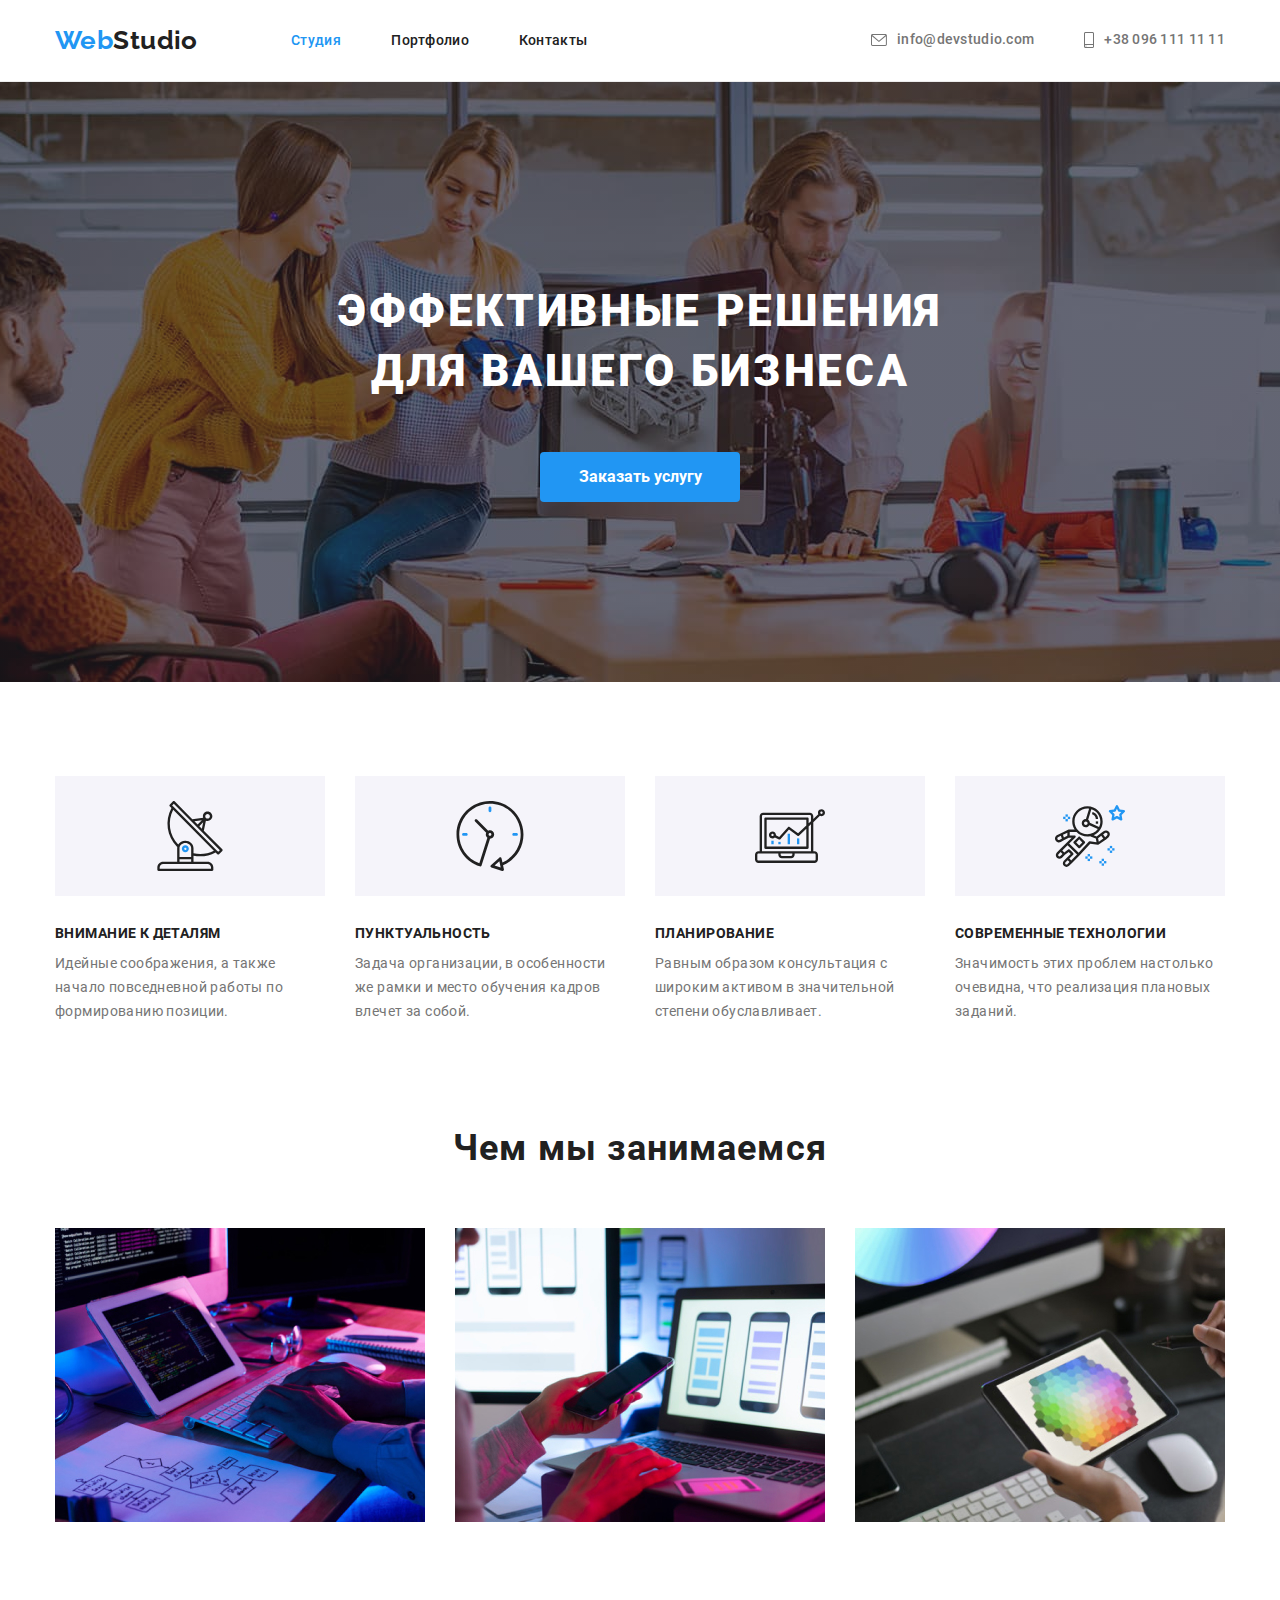
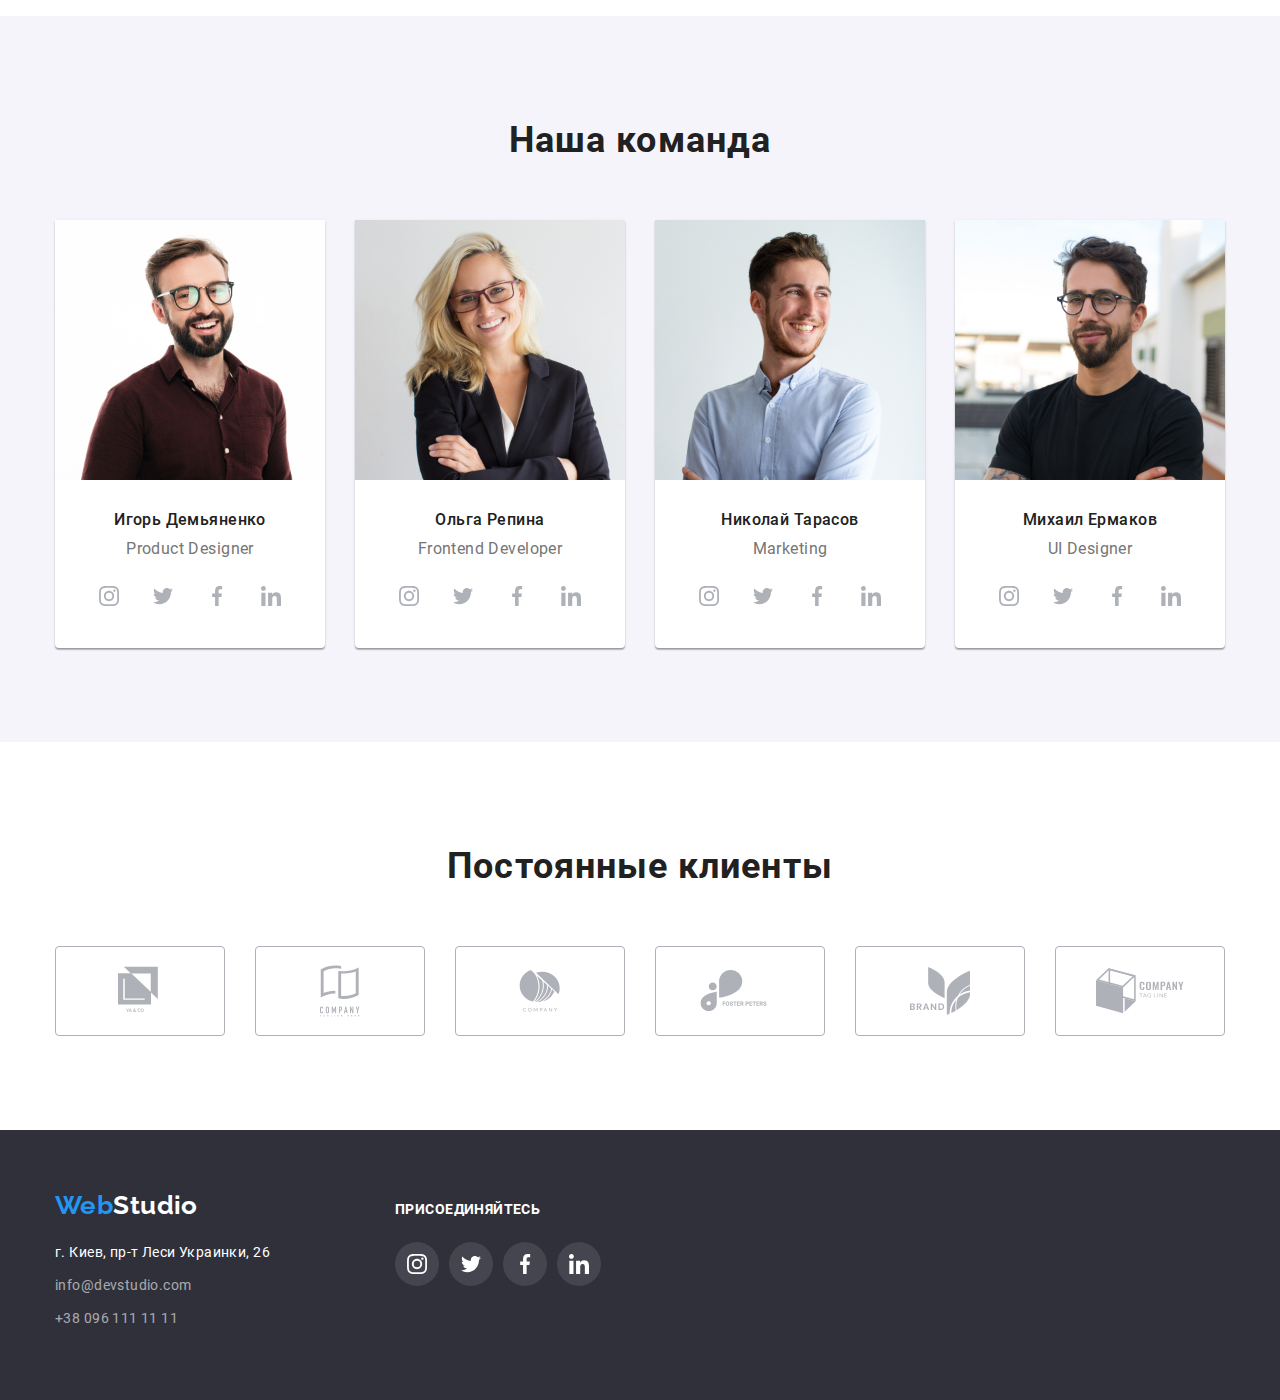
<file: index.html>
<!DOCTYPE html>
<html lang="ru">
<head>
    <meta charset="UTF-8">
    <meta name="viewport" content="width=device-width, initial-scale=1.0">
    <title>WebStudio</title>
    <link href="https://fonts.googleapis.com/css2?family=Raleway:wght@700&display=swap" rel="stylesheet">
    <link rel="stylesheet" href="https://cdnjs.cloudflare.com/ajax/libs/modern-normalize/1.0.0/modern-normalize.min.css">
    <link rel="stylesheet" href="css/style.css">
</head>
<body>
 <!--Навигация-->
    <header class="header-nav">
        <div class="container">
            <nav class="container-nav">
                <a href="index.html" class="logo-web">Web<span class="logo-studio">Studio</span></a>
                <ul class="site-nav">
                    <li class="site-nav-item"><a href="index.html" class="link site-nav-link-current">Студия</a></li>
                    <li class="site-nav-item"><a href="portofolio.html" class="link site-nav-link">Портфолио</a></li>
                    <li class="site-nav-item"><a href="#contacts" class="link site-nav-link">Контакты</a></li>
                </ul>
            </nav>   
                <ul class="header-contacts">
                    <li class="header-contacts-item">
                        <a href="mailto:info@devstudio.com" class="link header-contacts-link">
                            <svg class="icon" width="16" height="12">
                                <use href="./img/sprite.svg#icon-envelope"></use>
                            </svg>
                            info@devstudio.com</a>
                    </li>
                    <li class="header-contacts-item"><a href="telto:+380961111111" class="link header-contacts-link">
                        <svg class="icon" width="10" height="16">
                            <use href="./img/sprite.svg#icon-smartphone"></use>
                        </svg>
                        +38 096 111 11 11</a>
                    </li>
                </ul>
        </div>
    </header>
<main>
    
<!--Шапка-->

<section class="hero"> 
    <div class="container-hero">
        <h1 class="hero-title">Эффективные решения <br/>для вашего бизнеса</h1>
        <button class="hero-button">Заказать услугу</button>
    </div>
</section>

<!--Особенности-->
    <section class="details">
        <div class="container">
            <h2 hidden> Details List</h2>
            <ul class="details-list">
                <li class="item">
                    <h3 class="details-list-title">Внимание к деталям</h3>
                    <p class="details-list-descr">Идейные соображения, а также начало повседневной работы по формированию позиции.</p>
                </li>
                <li class="item">
                    <h3 class="details-list-title">Пунктуальность</h3>
                    <p class="details-list-descr">Задача организации, в особенности же рамки и место обучения кадров влечет за собой.</p>
                </li>
                <li class="item">
                    <h3 class="details-list-title">Планирование</h3>
                    <p class="details-list-descr">Равным образом консультация с широким активом в значительной степени обуславливает.</p>
                </li>
                <li class="item">
                    <h3 class="details-list-title">Современные технологии</h3>
                    <p class="details-list-descr">Значимость этих проблем настолько очевидна, что реализация плановых заданий.</p>
                </li>
            </ul>
        </div>
    </section>

<!--Чем мы занимаемся-->
<section class="works">
   <div class="container">
    <h2 class="section-title">Чем мы занимаемся</h2>
    <ul class="work-img">
        <li class="item">
            <img src="./img/img1.jpg" alt="Работа в офисе за компьютером" width="370">
        </li>
        <li class="item">
            <img src="./img/img2.jpg" alt="Веб дизайн приложений на телефон" width="370">
        </li>
        <li class="item">
            <img src="./img/img3.jpg" alt="Разработка веб дизайна на планшете" width="370">
        </li>
    </ul>
   </div> 
</section>
    
<!--Наша команда-->
<section class="section-team">
    <div class="container">
    <h2 class="section-title">Наша команда</h2>
    <ul class="team-list">
        <li class="item">
            <img src="./img/img-igor.jpg" alt="Игорь Демьяненко" width="270">
            <h3 class="team-list-title">Игорь Демьяненко</h3>
            <p class="team-list-position">Product Designer</p>
            <ul class="social-list list">
                <li class="social-item">
                    <a href="#" class="social-link link">
                        <svg class="icon" width="20" height="20">
                            <use href="./img/sprite.svg#icon-instagram"></use>
                        </svg>
                    </a>
                </li>
                <li class="social-item">
                    <a href="#" class="social-link link">
                        <svg class="icon" width="20" height="20">
                            <use href="./img/sprite.svg#icon-twitter"></use>
                        </svg>
                    </a>
                </li>
                <li class="social-item">
                    <a href="#" class="social-link link">
                        <svg class="icon" width="20" height="20">
                            <use href="./img/sprite.svg#icon-facebook"></use>
                        </svg>
                    </a>
                </li>
                <li class="social-item">
                    <a href="#" class="social-link link">
                        <svg class="icon" width="20" height="20">
                            <use href="./img/sprite.svg#icon-linkedin"></use>
                        </svg>
                    </a>
                </li>
            </ul>
        </li>
        <li class="item">
            <img src="./img/img-olga.jpg" alt="Ольга Репина" width="270">
            <h3 class="team-list-title">Ольга Репина</h3>
            <p class="team-list-position">Frontend Developer</p>
            <ul class="social-list list">
                <li class="social-item">
                    <a href="#" class="social-link link">
                        <svg class="icon" width="20" height="20">
                            <use href="./img/sprite.svg#icon-instagram"></use>
                        </svg>
                    </a>
                </li>
                <li class="social-item">
                    <a href="#" class="social-link link">
                        <svg class="icon" width="20" height="20">
                            <use href="./img/sprite.svg#icon-twitter"></use>
                        </svg>
                    </a>
                </li>
                <li class="social-item">
                    <a href="#" class="social-link link">
                        <svg class="icon" width="20" height="20">
                            <use href="./img/sprite.svg#icon-facebook"></use>
                        </svg>
                    </a>
                </li>
                <li class="social-item">
                    <a href="#" class="social-link link">
                        <svg class="icon" width="20" height="20">
                            <use href="./img/sprite.svg#icon-linkedin"></use>
                        </svg>
                    </a>
                </li>
            </ul>
        </li>
        <li class="item">
            <img src="./img/img-nik.jpg" alt="Николай Тарасов" width="270">
            <h3 class="team-list-title">Николай Тарасов</h3>
            <p class="team-list-position">Marketing</p>
            <ul class="social-list list">
                <li class="social-item">
                    <a href="#" class="social-link link">
                        <svg class="icon" width="20" height="20">
                            <use href="./img/sprite.svg#icon-instagram"></use>
                        </svg>
                    </a>
                </li>
                <li class="social-item">
                    <a href="#" class="social-link link">
                        <svg class="icon" width="20" height="20">
                            <use href="./img/sprite.svg#icon-twitter"></use>
                        </svg>
                    </a>
                </li>
                <li class="social-item">
                    <a href="#" class="social-link link">
                        <svg class="icon" width="20" height="20">
                            <use href="./img/sprite.svg#icon-facebook"></use>
                        </svg>
                    </a>
                </li>
                <li class="social-item">
                    <a href="#" class="social-link link">
                        <svg class="icon" width="20" height="20">
                            <use href="./img/sprite.svg#icon-linkedin"></use>
                        </svg>
                    </a>
                </li>
            </ul>
        </li>
        <li class="item">
            <img src="./img/img-mike.jpg" alt="Михаил Ермаков" width="270">
            <h3 class="team-list-title">Михаил Ермаков</h3>
            <p class="team-list-position">UI Designer</p>
            <ul class="social-list list">
                <li class="social-item">
                    <a href="#" class="social-link link">
                        <svg class="icon" width="20" height="20">
                            <use href="./img/sprite.svg#icon-instagram"></use>
                        </svg>
                    </a>
                </li>
                <li class="social-item">
                    <a href="#" class="social-link link">
                        <svg class="icon" width="20" height="20">
                            <use href="./img/sprite.svg#icon-twitter"></use>
                        </svg>
                    </a>
                </li>
                <li class="social-item">
                    <a href="#" class="social-link link">
                        <svg class="icon" width="20" height="20">
                            <use href="./img/sprite.svg#icon-facebook"></use>
                        </svg>
                    </a>
                </li>
                <li class="social-item">
                    <a href="#" class="social-link link">
                        <svg class="icon" width="20" height="20">
                            <use href="./img/sprite.svg#icon-linkedin"></use>
                        </svg>
                    </a>
                </li>
            </ul>
        </li>
    </ul>
    </div>
</section>

 <!-- Clients -->
        <section class="section clients">
            <div class="container">
                <h2 class="section-title">Постоянные клиенты</h2>

                <ul class="clients-list list">
                    <li class="item">
                        <a href="#" class="clients-link link">
                            <svg class="icon" width="44" height="50">
                                <use href="./img/sprite.svg#icon-client1"></use>
                            </svg>
                        </a>
                    </li>
                    <li class="item">
                        <a href="#" class="clients-link link">
                            <svg class="icon" width="40" height="52">
                                <use href="./img/sprite.svg#icon-client2"></use>
                            </svg>
                        </a>
                    </li>
                    <li class="item">
                        <a href="#" class="clients-link link">
                            <svg class="icon" width="42" height="42">
                                <use href="./img/sprite.svg#icon-client3"></use>
                            </svg>
                        </a>
                    </li>
                    <li class="item">
                        <a href="#" class="clients-link link">
                            <svg class="icon" width="80" height="42">
                                <use href="./img/sprite.svg#icon-client4"></use>
                            </svg>
                        </a>
                    </li>
                    <li class="item">
                        <a href="#" class="clients-link link">
                            <svg class="icon" width="60" height="48">
                                <use href="./img/sprite.svg#icon-client5"></use>
                            </svg>
                        </a>
                    </li>
                    <li class="item">
                        <a href="#" class="clients-link link">
                            <svg class="icon" width="88" height="46">
                                <use href="./img/sprite.svg#icon-client6"></use>
                            </svg>
                        </a>
                    </li>
                </ul>
            </div>
        </section>
    </main>
<!--Подвал страницы-->

<footer class="footer">
    <div class="container">
        <div class="footer-content">
            <a class="logo-web" href="index.html">Web<span class="logo-footer">Studio</span></a>

    <!--Контакты и адрес-->

        <address id="contacts">
            <p class="address"> г. Киев, пр-т Леси Украинки, 26 </p>
            <ul class="site-contacts">
                <li class="site-contacts-item"><a href="mailto:info@devstudio.com" class="link site-contacts-link-2">info@devstudio.com</a></li>
                <li class="site-contacts-item"><a href="telto:+380961111111" class="link site-contacts-link-2">+38 096 111 11 11</a></li>
            </ul>
        </address>
        </div>
        
        <div class="social">
            <b class="footer-text">Присоединяйтесь</b>

            <ul class="social-list list">
                <li class="social-item">
                    <a href="#" class="social-link footer-social link">
                        <svg class="icon" width="20" height="20">
                            <use href="./img/sprite.svg#icon-instagram"></use>
                        </svg>
                    </a>
                </li>
                <li class="social-item">
                    <a href="#" class="social-link footer-social link">
                        <svg class="icon" width="20" height="20">
                            <use href="./img/sprite.svg#icon-twitter"></use>
                        </svg>
                    </a>
                </li>
                <li class="social-item">
                    <a href="#" class="social-link footer-social link">
                        <svg class="icon" width="20" height="20">
                            <use href="./img/sprite.svg#icon-facebook"></use>
                        </svg>
                    </a>
                </li>
                <li class="social-item">
                    <a href="#" class="social-link footer-social link">
                        <svg class="icon" width="20" height="20">
                            <use href="./img/sprite.svg#icon-linkedin"></use>
                        </svg>
                    </a>
                </li>
            </ul>
        </div>
    </div>
</footer>
</body>
</html>
</file>
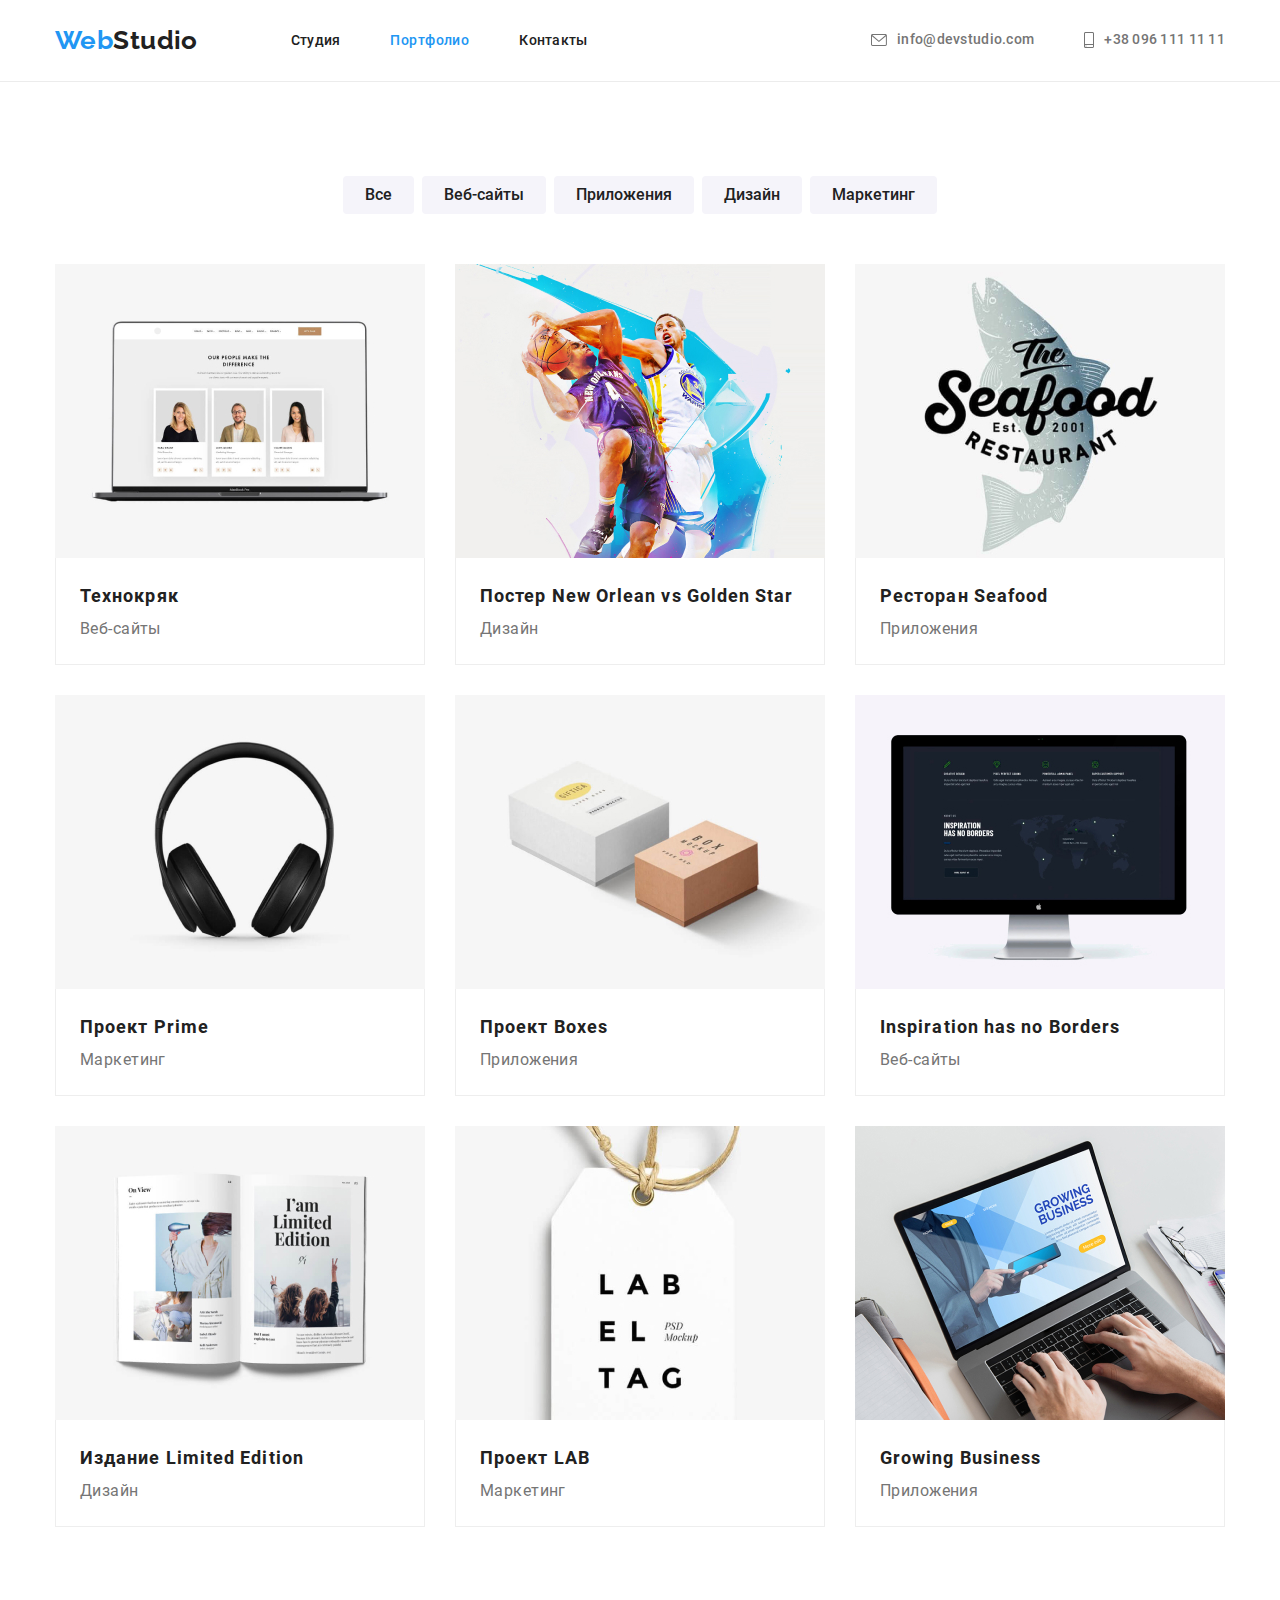
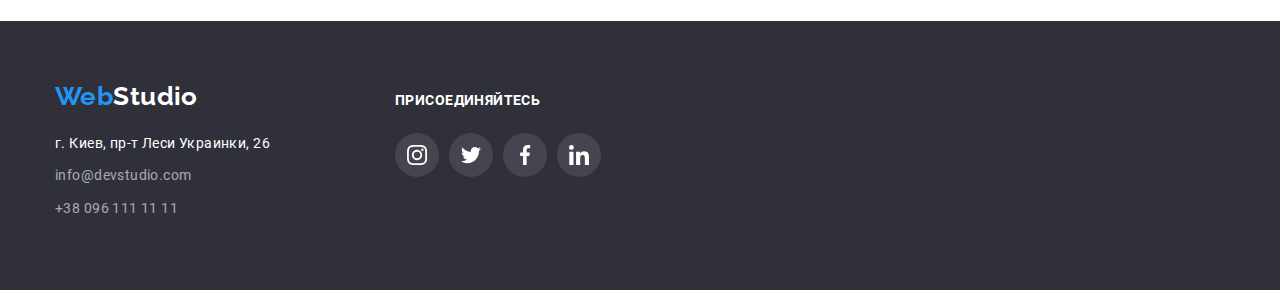
<file: portofolio.html>
<!DOCTYPE html>
<html lang="ru">
<head>
    <meta charset="UTF-8">
    <meta name="viewport" content="width=device-width, initial-scale=1.0">
    <title>WebStudio</title>
    <link href="https://fonts.googleapis.com/css2?family=Raleway:wght@700&display=swap" rel="stylesheet">
    <link rel="stylesheet" href="https://cdnjs.cloudflare.com/ajax/libs/modern-normalize/1.0.0/modern-normalize.min.css">
    <link rel="stylesheet" href="css/style.css">
</head>
<body>

 <!--Навигация-->
 <header class="header-nav">
    <div class="container">
        <nav class="container-nav">
            <a href="index.html" class="logo-web">Web<span class="logo-studio">Studio</span></a>
            <ul class="site-nav">
                <li class="site-nav-item"><a href="index.html" class="link site-nav-link">Студия</a></li>
                <li class="site-nav-item"><a href="portofolio.html" class="link site-nav-link-current">Портфолио</a></li>
                <li class="site-nav-item"><a href="#contacts" class="link site-nav-link">Контакты</a></li>
            </ul>
        </nav>   
            <ul class="header-contacts">
                <li class="header-contacts-item">
                    <a href="mailto:info@devstudio.com" class="link header-contacts-link">
                        <svg class="icon" width="16" height="12">
                            <use href="./img/sprite.svg#icon-envelope"></use>
                        </svg>
                        info@devstudio.com</a>
                </li>
                <li class="header-contacts-item"><a href="telto:+380961111111" class="link header-contacts-link">
                    <svg class="icon" width="10" height="16">
                        <use href="./img/sprite.svg#icon-smartphone"></use>
                    </svg>
                    +38 096 111 11 11</a>
                </li>
            </ul>
    </div>
</header>

<main>
<!--Виды проектов-->
    <section class="projects">
        <div class="container">

             <!-- Hidden title -->
             <h1 hidden> Project types </h1>
            
            <!-- Project type Buttons-->
             <ul class="project-types-list">
                <li class="item-btn"><button class="project-types-button">Все</button></li>
                <li class="item-btn"><button class="project-types-button">Веб-сайты</button></li>
                <li class="item-btn"><button class="project-types-button">Приложения</button></li>
                <li class="item-btn"><button class="project-types-button">Дизайн</button></li>
                <li class="item-btn"><button class="project-types-button">Маркетинг</button></li>
            </ul>
    <!--Все Проекты-->
        <h2 hidden> All Projects</h2>
            <ul class="project-img">
                <li class="item">
                    <a class="item-link" href="#">
                        <img src="img/portfolio_img/portfolio-1.jpg" width="370" height="294" alt="Экран компьютера">
                        <div class="project-content">
                            <h3 class="project-name">Технокряк</h3>
                            <p class="project-class">Веб-сайты</p>
                        </div>
                    </a>
                </li>
                <li class="item">
                    <a class="item-link" href="#">
                        <img src="img/portfolio_img/portfolio-2.jpg" width="370" height="294" alt="Баскетболисты">
                        <div class="project-content">
                            <h3 class="project-name">Постер New Orlean vs Golden Star</h3>
                            <p class="project-class">Дизайн</p>
                        </div>
                    </a>
                </li>
                <li class="item">
                    <a class="item-link" href="#">
                        <img src="img/portfolio_img/portfolio-3.jpg" width="370" height="294" alt="Лого ресторана">
                        <div class="project-content">
                            <h3 class="project-name">Ресторан Seafood</h3>
                            <p class="project-class">Приложения</p>
                        </div>
                    </a>
                </li>
                <li class="item">
                    <a class="item-link" href="#">
                        <img src="img/portfolio_img/portfolio-4.jpg" width="370" height="294" alt="Наушники">
                        <div class="project-content">
                            <h3 class="project-name">Проект Prime</h3>
                            <p class="project-class">Маркетинг</p>
                        </div>
                    </a>
                </li>
                <li class="item">
                    <a class="item-link" href="#">
                        <img src="img/portfolio_img/portfolio-5.jpg" width="370" height="294" alt="Коробки">
                        <div class="project-content">
                            <h3 class="project-name">Проект Boxes</h3>
                            <p class="project-class">Приложения</p>
                        </div> 
                    </a>   
                </li>
                <li class="item">
                    <a class="item-link" href="#">
                        <img src="img/portfolio_img/portfolio-6.jpg" width="370" height="294" alt="Экран монитора">
                        <div class="project-content">
                            <h3 class="project-name">Inspiration has no Borders</h3>
                            <p class="project-class">Веб-сайты</p>
                        </div> 
                    </a>
                </li>
                <li class="item">
                    <a class="item-link" href="#">
                        <img src="img/portfolio_img/portfolio-7.jpg" width="370" height="294"  alt="Газета">
                        <div class="project-content">
                            <h3 class="project-name">Издание Limited Edition</h3>
                            <p class="project-class">Дизайн</p>
                        </div>
                    </a>
                </li>  
                <li class="item">
                    <a class="item-link" href="#">
                        <img src="img/portfolio_img/portfolio-8.jpg" width="370" height="294" alt="Этикетка">
                        <div class="project-content">
                            <h3 class="project-name">Проект LAB</h3>
                            <p class="project-class">Маркетинг</p>
                        </div>
                    </a>
                </li>
                <li class="item">
                        <a class="item-link" href="#">
                            <img src="img/portfolio_img/portfolio-9.jpg" alt="Ноутбук"> 
                            <div class="project-content">
                                <h3 class="project-name">Growing Business</h3>
                                <p class="project-class">Приложения</p>
                            </div>
                        </a>
                </li>
            </ul>
        </div>
    </section>
</main>   
<!--Подвал страницы-->
<footer class="footer">
    <div class="container">
        <div class="footer-content">
            <a class="logo-web" href="index.html">Web<span class="logo-footer">Studio</span></a>

    <!--Контакты и адрес-->

        <address id="contacts">
            <p class="address"> г. Киев, пр-т Леси Украинки, 26 </p>
            <ul class="site-contacts">
                <li class="site-contacts-item"><a href="mailto:info@devstudio.com" class="link site-contacts-link-2">info@devstudio.com</a></li>
                <li class="site-contacts-item"><a href="telto:+380961111111" class="link site-contacts-link-2">+38 096 111 11 11</a></li>
            </ul>
        </address>
        </div>

        <div class="social">
            <b class="footer-text">Присоединяйтесь</b>

            <ul class="social-list list">
                <li class="social-item">
                    <a href="#" class="social-link footer-social link">
                        <svg class="icon" width="20" height="20">
                            <use href="./img/sprite.svg#icon-instagram"></use>
                        </svg>
                    </a>
                </li>
                <li class="social-item">
                    <a href="#" class="social-link footer-social link">
                        <svg class="icon" width="20" height="20">
                            <use href="./img/sprite.svg#icon-twitter"></use>
                        </svg>
                    </a>
                </li>
                <li class="social-item">
                    <a href="#" class="social-link footer-social link">
                        <svg class="icon" width="20" height="20">
                            <use href="./img/sprite.svg#icon-facebook"></use>
                        </svg>
                    </a>
                </li>
                <li class="social-item">
                    <a href="#" class="social-link footer-social link">
                        <svg class="icon" width="20" height="20">
                            <use href="./img/sprite.svg#icon-linkedin"></use>
                        </svg>
                    </a>
                </li>
            </ul>
        </div>
    </div>
</footer>
</body>
</html>
</file>
<file: css/style.css>
/* roboto-regular - latin_cyrillic */
@font-face {
    font-family: 'Roboto';
    font-style: normal;
    font-weight: 400;
    src: url('../fonts/roboto-v20-latin_cyrillic-regular.eot'); 
    src: local('Roboto'), local('Roboto-Regular'),
         url('../fonts/roboto-v20-latin_cyrillic-regular.eot?#iefix') format('embedded-opentype'), 
         url('../fonts/roboto-v20-latin_cyrillic-regular.woff2') format('woff2'), 
         url('../fonts/roboto-v20-latin_cyrillic-regular.woff') format('woff'), 
         url('../fonts/roboto-v20-latin_cyrillic-regular.ttf') format('truetype'), 
         url('../fonts/roboto-v20-latin_cyrillic-regular.svg#Roboto') format('svg'); 
  }
  /* roboto-500 - latin_cyrillic */
  @font-face {
    font-family: 'Roboto';
    font-style: normal;
    font-weight: 500;
    src: url('../fonts/roboto-v20-latin_cyrillic-500.eot'); 
    src: local('Roboto Medium'), local('Roboto-Medium'),
         url('../fonts/roboto-v20-latin_cyrillic-500.eot?#iefix') format('embedded-opentype'), 
         url('../fonts/roboto-v20-latin_cyrillic-500.woff2') format('woff2'), 
         url('../fonts/roboto-v20-latin_cyrillic-500.woff') format('woff'), 
         url('../fonts/roboto-v20-latin_cyrillic-500.ttf') format('truetype'), 
         url('../fonts/roboto-v20-latin_cyrillic-500.svg#Roboto') format('svg'); 
  }
  /* roboto-700 - latin_cyrillic */
  @font-face {
    font-family: 'Roboto';
    font-style: normal;
    font-weight: 700;
    src: url('../fonts/roboto-v20-latin_cyrillic-700.eot');
    src: local('Roboto Bold'), local('Roboto-Bold'),
         url('../fonts/roboto-v20-latin_cyrillic-700.eot?#iefix') format('embedded-opentype'), 
         url('../fonts/roboto-v20-latin_cyrillic-700.woff2') format('woff2'), 
         url('../fonts/roboto-v20-latin_cyrillic-700.woff') format('woff'), 
         url('../fonts/roboto-v20-latin_cyrillic-700.ttf') format('truetype'), 
         url('../fonts/roboto-v20-latin_cyrillic-700.svg#Roboto') format('svg'); 
  }
  /* roboto-900 - latin_cyrillic */
  @font-face {
    font-family: 'Roboto';
    font-style: normal;
    font-weight: 900;
    src: url('../fonts/roboto-v20-latin_cyrillic-900.eot'); 
    src: local('Roboto Black'), local('Roboto-Black'),
         url('../fonts/roboto-v20-latin_cyrillic-900.eot?#iefix') format('embedded-opentype'), 
         url('../fonts/roboto-v20-latin_cyrillic-900.woff2') format('woff2'), 
         url('../fonts/roboto-v20-latin_cyrillic-900.woff') format('woff'), 
         url('../fonts/roboto-v20-latin_cyrillic-900.ttf') format('truetype'), 
         url('../fonts/roboto-v20-latin_cyrillic-900.svg#Roboto') format('svg'); 
  }

:root {
    --main-text-color:#757575;
    --accent-color:  #2196F3;
    --black: #212121;
    --white: #FFFFFF;
    --dark-bg: #2F303A;
    --grey-bg: #F5F4FA;
    --icon-fill-color: #afb1b8;
   }

 html{
    box-sizing: border-box;
}

*,*::before,
*::after{
    box-sizing: inherit;
}

* {
    margin: 0;
    padding: 0;
}

body{
    font-family: "Roboto", sans-serif;
    font-size: 14px;
    line-height: 1.71;
    letter-spacing: 0.03em;
    
    color: var(--main-text-color);
    align-items: center;
    text-align: center;
}

li{
    list-style: none;
}

.container{
    margin-left: auto;
    margin-right: auto;
    width: 1200px;
    padding-left: 15px;
    padding-right: 15px;    
}

.header-nav{
    padding-top: 25px;
    padding-bottom: 25px;

    background-color: var(--white);
    border-bottom: 1px solid #ECECEC;
}

.link {
    color: inherit;
    text-decoration: none;
}

.link:hover,
.link:focus {
    color: var(--accent-color);
}

.section-title {
    font-weight: bold;
    font-size: 36px;
    margin-bottom: 50px;
    line-height: 1.67;
    text-align: center;
    letter-spacing: 0.03em;
   
    color: var(--black);
}

img {
    display: block;
    height: auto;
    }

    /*logo*/

.logo-web {
    display: flex;
       
    font-family: "Raleway", sans-serif;
    font-weight: bold;
    font-size: 26px;
    line-height: 1.19;

    color: var(--accent-color); 
    list-style: none;  
    text-decoration: none; 
}

.header-nav .container{
    display: flex;
    align-items: center;

}

.container-nav{
    display: flex;
    align-items: center;

    background-color: var(--white);
}

.logo-studio{
    color: var(--black);
}

.logo-footer{
    color: var(--white);
}
    /*site navigation header*/
.site-nav{
    display: flex;
    margin-left:93px;
}

.site-nav-link {
    font-weight: 500;
    font-size: 14px;
    line-height: 1.14;
    letter-spacing: 0.02em;
    
    color: var(--black);
}

.site-nav-link-current {
    color: var(--accent-color);
}

.site-nav-item{
    display: block;
    margin-right: 50px;
    font-weight: 500;
}

.site-nav-item:last-child{
    margin: 0px;
}    

/*contacts*/

.header-contacts{
    display: flex;
    margin-left: auto;
}

.header-contacts-item:not(:last-child){
    margin-right: 50px;
}

.header-contacts-link {
    display: flex;
    align-items: center;
    font-style: normal;
    font-weight: 500;
    font-size: 14px;
    line-height: 1.14;
    letter-spacing: 0.02em;

}

.header-contacts .icon{
    margin-right: 10px;
    fill: currentColor;
    align-items: center;
}

.site-contacts{
    display: flex;
    flex-direction: column;
    text-align: left;
    margin-top: 9px;
}


.site-contacts-link {
    font-style: normal;
    font-weight: 500;
    font-size: 14px;
    line-height: 1.14;
    letter-spacing: 0.02em;

}
.site-contacts-link-2{
    font-style: normal;
    font-size: 14px;
    line-height: 1.71;
    color: rgba(255, 255, 255, 0.6);
}
    /* hero */
.hero-title {
    font-weight: 900;
    font-size: 44px;
    line-height: 1.36;
     /*text-align: center;*/
    letter-spacing: 0.06em;
    text-transform: uppercase;
    color: var(--white);
    margin-top: 0px;
    margin-bottom: 50px;
}
    
.hero-button{
    font-family: "Roboto", sans-serif;
    color: var(--white);
    background-color: var(--accent-color);
    display: inline-block;
    text-decoration: none;
    font-weight: 700;
    font-size: 16px;
    line-height: 1.87;
    /* text bg */
    align-items: center;
    /*text-align: center;*/
    border-radius: 4px;
    border:none;
    padding: 10px 32px;
    height: 50px;
    min-width: 200px;
}

.hero{
    height: 600px;
    max-width: 1600px;
    margin-left: auto;
    margin-right: auto;
    
    padding-top: 200px;
    padding-bottom: 200px;

    text-align: center;

    background-color: var(--dark-bg);

      background-image: linear-gradient(
      to right,
      rgba(47, 48, 58, 0.4),
      rgba(47, 48, 58, 0.4)
    ), url(../img/hero-background.jpg);

    background-repeat: no-repeat;
    background-position: center;
    background-size: cover;
}
footer{
    padding-top: 60px;
    padding-bottom: 60px;

    background-color: var(--dark-bg);
}

    /*Details List*/
.details{
    padding-top: 94px;
    padding-bottom: 94px;
}

.details-list{
    display: flex;
    flex-wrap: wrap;
}

.details-list-title{
    font-weight: bold;
    font-size: 14px;
    line-height: 1.14;
    text-transform: uppercase;
    text-align: left;
    margin-top: 0px;
    margin-bottom: 10px;
    
    color: var(--black)
}

.details-list-descr{
    margin: 0;
    font-weight: 400;
    font-size: 14px;
    line-height: 1.71;
    letter-spacing: 0.03em;
    width: 270px;
    text-align: left;
}

.details-list .item{
    width: 270px;
    margin-right: 30px;
}

.details-list .item:last-child{
    margin-right: 0px;
}

.details-list .item::before{
    display: flex;
    content:'';
    width: 270px;
    height: 120px;  

    margin-bottom: 30px;
    
    background-repeat: no-repeat;
    background-position: center;
    background-color: var(--grey-bg);
   }

   .details-list .item:nth-child(1)::before{
       background-image: url(../img/icons-1-page/antenna\ 1.svg);
   }

   .details-list .item:nth-child(2)::before{
    background-image: url(../img/icons-1-page/clock\ 1.svg);
    }

    .details-list .item:nth-child(3)::before{
    background-image: url(../img/icons-1-page/diagram\ 1.svg);
    }

    .details-list .item:nth-child(4)::before{
        background-image: url(../img/icons-1-page/astronaut\ 1.svg)
    }

/* Team list*/

.team-list{
    display: flex;
    flex-wrap: wrap;
    justify-content: space-between;
    padding: 0;
}    
    
.team-list .item{
   background-color: var(--white);
   padding-bottom: 30px;

    box-shadow: 0px 1px 3px rgba(0, 0, 0, 0.12), 0px 1px 1px rgba(0, 0, 0, 0.14), 0px 2px 1px rgba(0, 0, 0, 0.2);
    border-radius: 0px 0px 4px 4px;
}

.team-list-title{
    font-weight: 500;
    font-size: 16px;
    line-height: 1.19;
    margin-bottom: 10px;
    margin-top: 30px;
    
    color: var(--black);
}

.team-list-position{
    margin-bottom: 16px;
    font-size: 16px;
    line-height: 1.19; 
    }


    /*Bg Team list*/    
.section-team {
    padding-bottom: 94px;
    padding-top: 94px;
    
    background-color: var(--grey-bg);
}

.social-list {
    display: flex;
    justify-content: center;
  }
  
  .social-item:not(:last-child) {
    margin-right: 10px;
  }
  
  .social-list .link {
    display: flex;
    align-items: center;
    justify-content: center;
  
    width: 44px;
    height: 44px;
    border-radius: 50%;
  
    color: var(--icon-fill-color);
  }
  
  .social-link .icon {
    fill: currentColor;
  }
  
  .social-link:hover,
  .social-link:focus {
    background-color: var(--accent-color);
    color: var(--white)
  }
  
/* Clients */
.clients{
padding-bottom: 94px;
padding-top: 94px;
}

.clients-list {
    display: flex;
    flex-wrap: wrap;
  }
  
  .clients-list .item {
    margin-right: 30px;
    margin-bottom: 30px;
  }
  
  .clients-list .item:nth-child(6n) {
    margin-right: 0;
  }
  
  .clients-list .item:nth-last-child(-n + 6) {
    margin-bottom: 0;
  }
  
  .clients-link {
    display: flex;
    align-items: center;
    justify-content: center;
  
    width: 170px;
    height: 90px;
    border: 1px solid var(--icon-fill-color);
    border-radius: 4px;
  
    color: var(--icon-fill-color);
  }
  
  .clients-link .icon {
    fill: currentColor;
  }
  
  .clients-link:hover,
  .clients-link:focus {
    border-color: var(--accent-color);
    color: var(--accent-color);
  }
    /*address*/
.address{
    display: flex;
    flex-direction: column;
    font-style: normal;
    font-size: 14px;
    line-height: 1.71;
    text-align: left;

    color: var(--white);
}
.contacts{
    margin-top: 20px;
}

.footer .container {
    display: flex;
    align-items: baseline;
}

.footer-content{
    margin-right: 70px;
    width: 270px;
}

.footer .logo-web{
    margin-bottom: 20px;
}

.site-contacts-item{
    margin-bottom: 9px;
}

.project-types-button{
    font-family: "Roboto", sans-serif;
    font-weight: 500;
    font-size: 16px;
    line-height: 1.62;
    color:var(--black);
/* button project types bg */
   background-color: var(--grey-bg);
   border-radius: 4px;
   border:none;
   padding: 6px 22px;
}

.project-types-button:hover,
.project-types-button:focus{
    background-color: var(--accent-color);
    color: var(--white);
}

.project-name{
    font-weight: bold;
    font-size: 18px;
    line-height: 2;
    letter-spacing: 0.06em;
    color: var(--black);
}

.project-class{
    font-size: 16px;
    line-height: 1.87;

    color: var(--main-text-color);
}
.work-img{
    display: flex;
    justify-content: space-between;   
}
.work-img .item {
    display: inline-block;
}

.works{
    padding-bottom: 94px;
}

.projects{
    padding-top: 94px;
    padding-bottom: 94px;
}

.project-types-list{
    display: flex;
    justify-content: center;
    margin-bottom: 50px;
}
.project-types-list .item-btn:not(:last-child){
    margin-right: 8px;
}

.project-types-list .item-btn:hover,
.project-types-list .item-btn:focus-within{
    box-shadow:  0px 1px 1px rgba(0, 0, 0, 0.12), 0px 4px 4px rgba(0, 0, 0, 0.06),
    1px 4px 6px rgba(0, 0, 0, 0.16);
}

.project-img{
    display: flex;
    flex-wrap: wrap;
    justify-content: space-between;

    padding: 0;
    list-style: none;
}

.project-content{
    text-align: left;
    padding: 20px 24px;
    
    border-right: 1px solid #EEEEEE;
    border-bottom: 1px solid #EEEEEE;
    border-left: 1px solid #EEEEEE;   
}

.project-img .item {
    width: 370px;
    margin-right: 30px;
    margin-bottom: 30px;
}

.project-img .item:hover,
.project-img .item:focus-within{
    box-shadow:  0px 1px 1px rgba(0, 0, 0, 0.12), 0px 4px 4px rgba(0, 0, 0, 0.06),
    1px 4px 6px rgba(0, 0, 0, 0.16);
}

.project-img .item:nth-child(3n){
    margin-right: 0px;
}

.project-img .item:nth-last-child(-n + 3) {
    margin-bottom: 0px;
}

.item-link{
    text-decoration: none;
}

.social-links{
    display: flex;
    justify-content: center;
}

.social-item:not(:last-child) {
    margin-right: 10px;
  }

  .social-item .icon{
      display: flex;
      width: 20px;
      height: 20px;
      
  }

  .social-icons{
    display: flex;
    align-items: center;
    justify-content: center;
  
    width: 44px;
    height: 44px;
    border-radius: 50%;
  
    color: var(--icon-fill-color);
  }

  .footer-text{
    text-align: left;
    display: block;
    margin-bottom: 20px;

    text-transform: uppercase;
    color: var(--white);
  }

  .social-link .icon {
    display: flex;
    width: 20px;
    height: 20px;

  }

  .footer-social {
    background-color: rgba(255, 255, 255, 0.1);
  }
  
  .footer-social .icon {
    fill: var(--white);
  }
</file>
